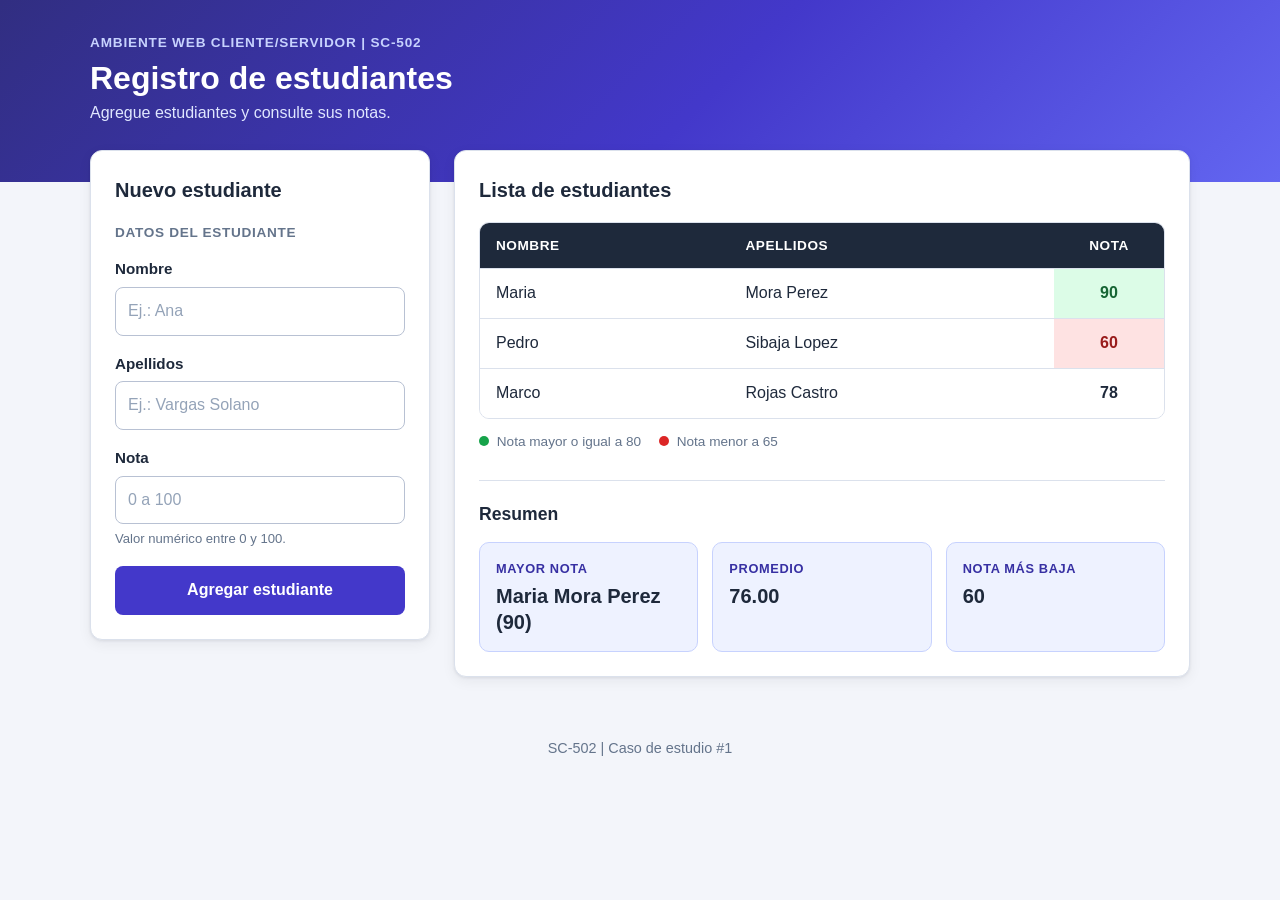
<file: caso-estudio-1/index.html>
<!DOCTYPE html>
<html lang="es">

<head>
    <meta charset="UTF-8">
    <meta name="viewport" content="width=device-width, initial-scale=1.0">
    <title>Registro de estudiantes | Caso de estudio | SC-502</title>
    <link rel="stylesheet" href="estilos.css">
    <script src="app.js" defer></script>
</head>

<body>
    <header class="cabecera">
        <div class="contenedor">
            <p class="curso">Ambiente Web Cliente/Servidor | SC-502</p>
            <h1>Registro de estudiantes</h1>
            <p class="subtitulo">Agregue estudiantes y consulte sus notas.</p>
        </div>
    </header>

    <main class="contenedor principal">
        <section class="panel panel-formulario" aria-labelledby="tituloFormulario">
            <h2 id="tituloFormulario">Nuevo estudiante</h2>
            <form id="formularioEstudiante" novalidate>
                <fieldset>
                    <legend>Datos del estudiante</legend>

                    <div class="campo">
                        <label for="nombre">Nombre</label>
                        <input id="nombre" name="nombre" type="text" maxlength="40" placeholder="Ej.: Ana"
                            autocomplete="off">
                    </div>

                    <div class="campo">
                        <label for="apellidos">Apellidos</label>
                        <input id="apellidos" name="apellidos" type="text" maxlength="60"
                            placeholder="Ej.: Vargas Solano" autocomplete="off">
                    </div>

                    <div class="campo">
                        <label for="nota">Nota</label>
                        <input id="nota" name="nota" type="number" min="0" max="100" step="any" placeholder="0 a 100"
                            aria-describedby="ayudaNota">
                        <small id="ayudaNota">Valor numérico entre 0 y 100.</small>
                    </div>

                    <button type="submit" class="boton">Agregar estudiante</button>
                </fieldset>
            </form>
            <p id="mensaje" class="mensaje" role="alert" aria-live="polite"></p>
        </section>

        <section class="panel panel-datos" aria-labelledby="tituloLista">
            <h2 id="tituloLista">Lista de estudiantes</h2>
            <div class="tabla-contenedor">
                <table class="tabla">
                    <caption class="solo-lectores">Estudiantes registrados con su nota</caption>
                    <thead>
                        <tr>
                            <th scope="col">Nombre</th>
                            <th scope="col">Apellidos</th>
                            <th scope="col" class="col-nota">Nota</th>
                        </tr>
                    </thead>
                    <tbody id="cuerpoTabla"></tbody>
                </table>
            </div>
            <p class="leyenda">
                <span class="punto punto-alta"></span> Nota mayor o igual a 80
                <span class="punto punto-baja"></span> Nota menor a 65
            </p>

            <section class="resumen" aria-labelledby="tituloResumen">
                <h3 id="tituloResumen">Resumen</h3>
                <dl class="tarjetas">
                    <div class="tarjeta">
                        <dt>Mayor nota</dt>
                        <dd id="resMayor">-</dd>
                    </div>
                    <div class="tarjeta">
                        <dt>Promedio</dt>
                        <dd id="resPromedio">-</dd>
                    </div>
                    <div class="tarjeta">
                        <dt>Nota más baja</dt>
                        <dd id="resMenor">-</dd>
                    </div>
                </dl>
            </section>
        </section>
    </main>

    <footer class="pie">
        <p>SC-502 | Caso de estudio #1</p>
    </footer>
</body>

</html>
</file>
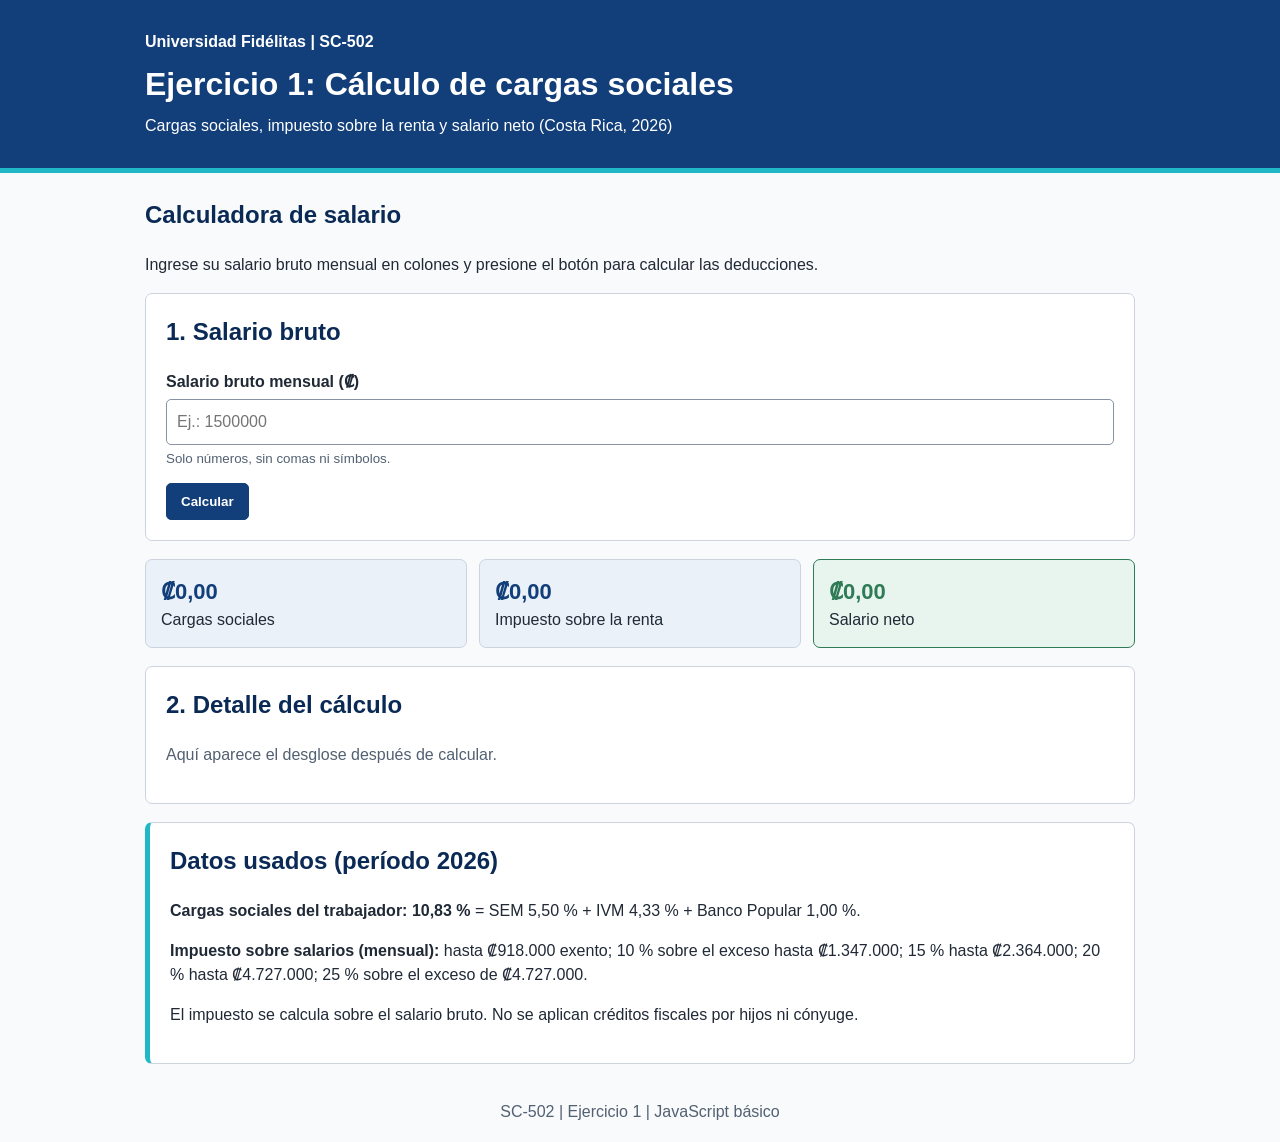
<file: practica-2/ejercicio1/index.html>
<!DOCTYPE html>
<html lang="es">
<head>
    <meta charset="UTF-8">
    <meta name="viewport" content="width=device-width, initial-scale=1.0">
    <title>Ejercicio 1 | Cargas sociales | SC-502</title>
    <link rel="stylesheet" href="estilos.css">
    <script src="app.js" defer></script>
</head>
<body>
    <header class="encabezado">
        <div class="contenedor">
            <p class="marca">Universidad Fidélitas | SC-502</p>
            <h1>Ejercicio 1: Cálculo de cargas sociales</h1>
            <p>Cargas sociales, impuesto sobre la renta y salario neto (Costa Rica, 2026)</p>
        </div>
    </header>

    <main class="contenedor">
        <section class="presentacion">
            <h2>Calculadora de salario</h2>
            <p>Ingrese su salario bruto mensual en colones y presione el botón
               para calcular las deducciones.</p>
        </section>

        <section class="tarjeta">
            <h2>1. Salario bruto</h2>
            <form id="formularioSalario" novalidate>
                <div class="campo">
                    <label for="salarioBruto">Salario bruto mensual (₡)</label>
                    <input id="salarioBruto" type="number" min="0" step="any"
                           placeholder="Ej.: 1500000" aria-describedby="ayudaSalario">
                    <small id="ayudaSalario">Solo números, sin comas ni símbolos.</small>
                </div>
                <button type="submit" class="boton boton-primario">Calcular</button>
            </form>
            <p id="mensaje" class="mensaje" role="status" aria-live="polite"></p>
        </section>

        <section class="resumen" aria-label="Resultados del cálculo">
            <div class="dato">
                <span class="numero numero-chico" id="resCargas">₡0,00</span>
                <span>Cargas sociales</span>
            </div>
            <div class="dato">
                <span class="numero numero-chico" id="resRenta">₡0,00</span>
                <span>Impuesto sobre la renta</span>
            </div>
            <div class="dato dato-destacado">
                <span class="numero numero-chico" id="resNeto">₡0,00</span>
                <span>Salario neto</span>
            </div>
        </section>

        <section class="tarjeta" id="detalleCalculo">
            <h2>2. Detalle del cálculo</h2>
            <p class="ayuda-campo">Aquí aparece el desglose después de calcular.</p>
            <div id="detalleCargas"></div>
            <div id="detalleRenta"></div>
        </section>

        <aside class="tarjeta ayuda">
            <h2>Datos usados (período 2026)</h2>
            <p><strong>Cargas sociales del trabajador: 10,83 %</strong> =
               SEM 5,50 % + IVM 4,33 % + Banco Popular 1,00 %.</p>
            <p><strong>Impuesto sobre salarios (mensual):</strong> hasta ₡918.000 exento;
               10 % sobre el exceso hasta ₡1.347.000; 15 % hasta ₡2.364.000;
               20 % hasta ₡4.727.000; 25 % sobre el exceso de ₡4.727.000.</p>
            <p>El impuesto se calcula sobre el salario bruto. No se aplican
               créditos fiscales por hijos ni cónyuge.</p>
        </aside>
    </main>
    <footer class="pie">SC-502 | Ejercicio 1 | JavaScript básico</footer>
</body>
</html>
</file>
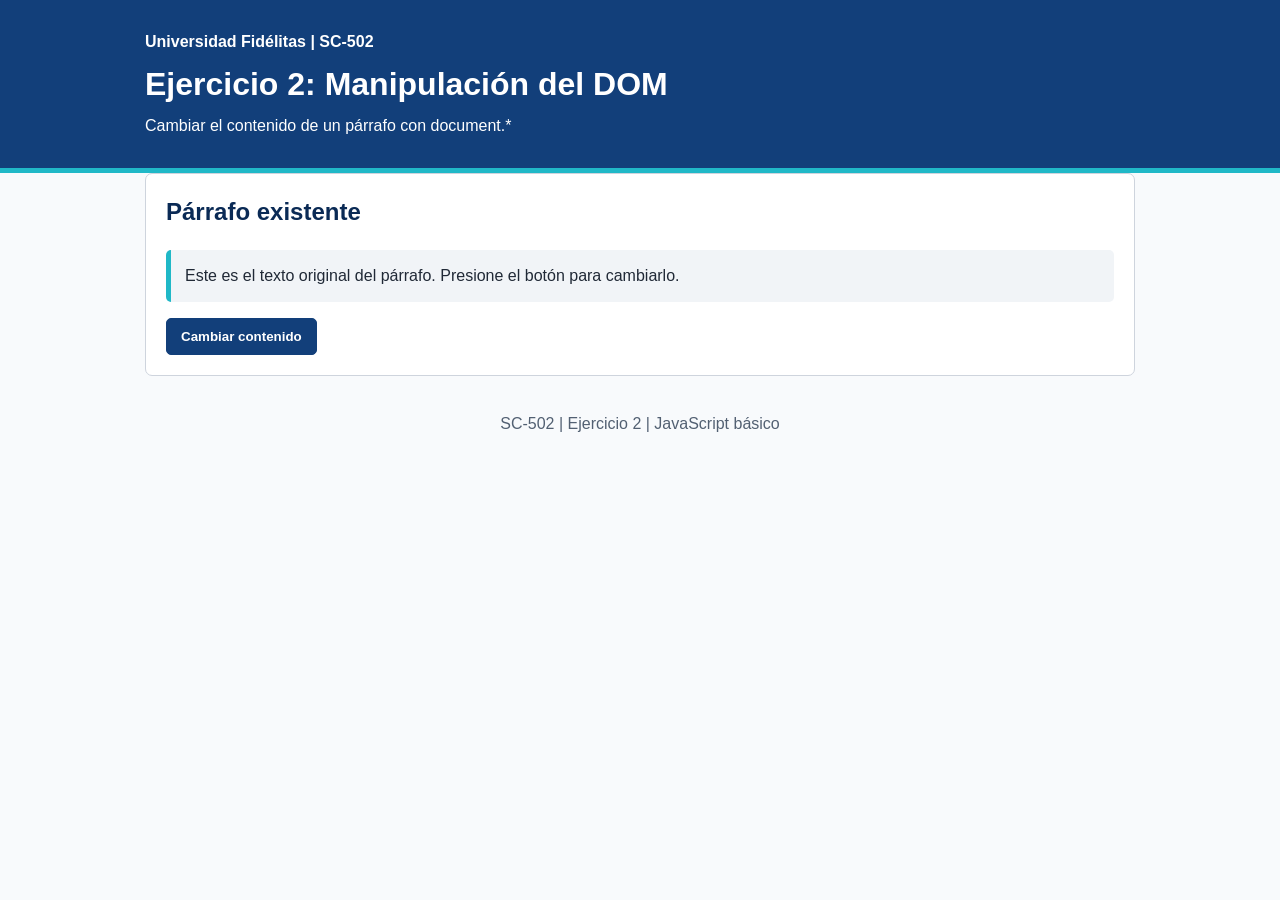
<file: practica-2/ejercicio2/index.html>
<!DOCTYPE html>
<html lang="es">
<head>
    <meta charset="UTF-8">
    <meta name="viewport" content="width=device-width, initial-scale=1.0">
    <title>Ejercicio 2 | Manipulación del DOM | SC-502</title>
    <link rel="stylesheet" href="estilos.css">
    <script src="app.js" defer></script>
</head>
<body>
    <header class="encabezado">
        <div class="contenedor">
            <p class="marca">Universidad Fidélitas | SC-502</p>
            <h1>Ejercicio 2: Manipulación del DOM</h1>
            <p>Cambiar el contenido de un párrafo con document.*</p>
        </div>
    </header>

    <main class="contenedor">
        <section class="tarjeta">
            <h2>Párrafo existente</h2>
            <p id="parrafo" class="parrafo-demo">Este es el texto original del párrafo.
               Presione el botón para cambiarlo.</p>
            <button type="button" id="botonCambiar" class="boton boton-primario">
                Cambiar contenido
            </button>
            <p id="mensaje" class="mensaje" role="status" aria-live="polite"></p>
        </section>
    </main>
    <footer class="pie">SC-502 | Ejercicio 2 | JavaScript básico</footer>
</body>
</html>
</file>
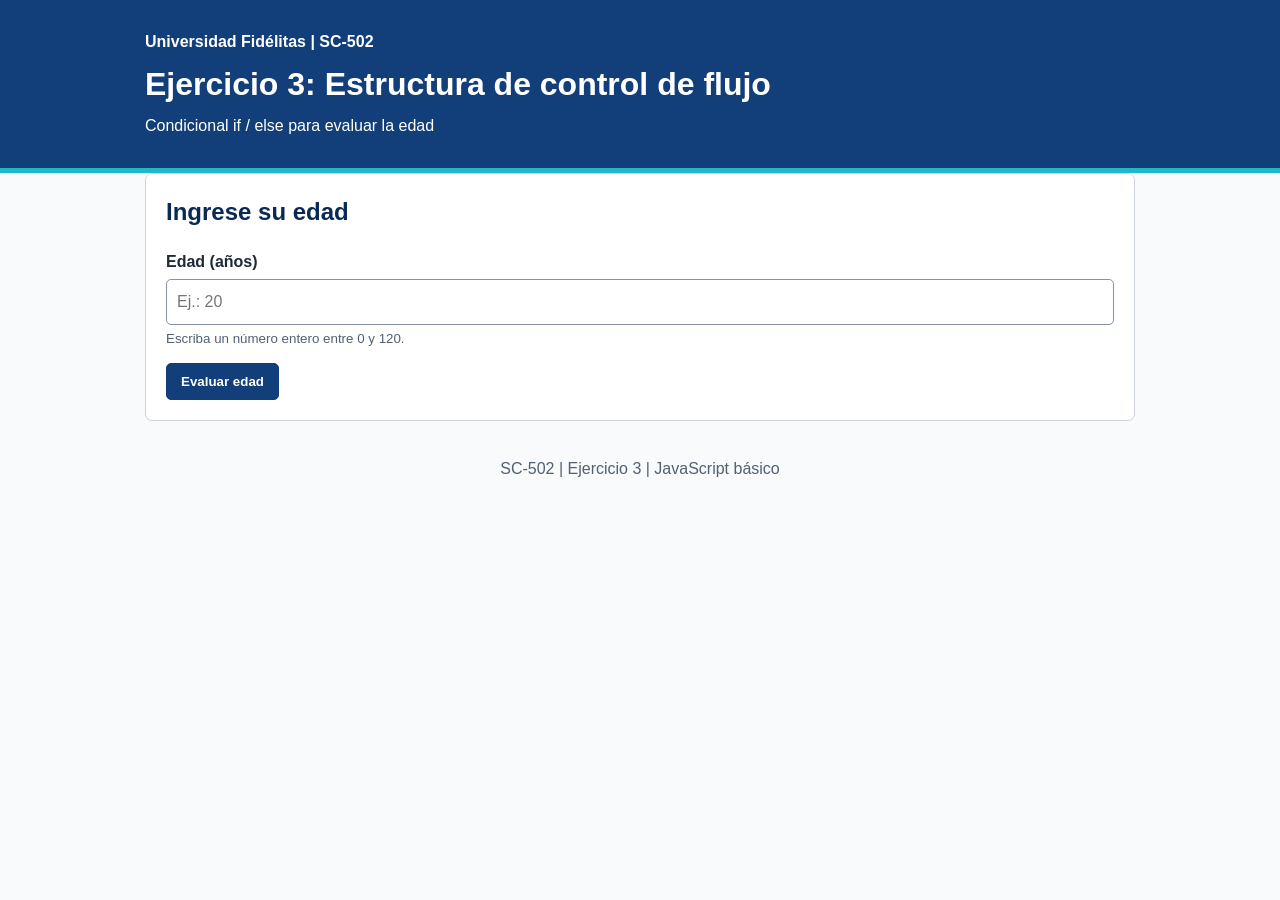
<file: practica-2/ejercicio3/index.html>
<!DOCTYPE html>
<html lang="es">
<head>
    <meta charset="UTF-8">
    <meta name="viewport" content="width=device-width, initial-scale=1.0">
    <title>Ejercicio 3 | Condicionales | SC-502</title>
    <link rel="stylesheet" href="estilos.css">
    <script src="app.js" defer></script>
</head>
<body>
    <header class="encabezado">
        <div class="contenedor">
            <p class="marca">Universidad Fidélitas | SC-502</p>
            <h1>Ejercicio 3: Estructura de control de flujo</h1>
            <p>Condicional if / else para evaluar la edad</p>
        </div>
    </header>

    <main class="contenedor">
        <section class="tarjeta">
            <h2>Ingrese su edad</h2>
            <form id="formularioEdad" novalidate>
                <div class="campo">
                    <label for="edad">Edad (años)</label>
                    <input id="edad" type="number" min="0" max="120" step="1"
                           placeholder="Ej.: 20" aria-describedby="ayudaEdad">
                    <small id="ayudaEdad">Escriba un número entero entre 0 y 120.</small>
                </div>
                <button type="submit" class="boton boton-primario">Evaluar edad</button>
            </form>
            <p id="mensaje" class="mensaje resultado-edad" role="status" aria-live="polite"></p>
        </section>
    </main>
    <footer class="pie">SC-502 | Ejercicio 3 | JavaScript básico</footer>
</body>
</html>
</file>
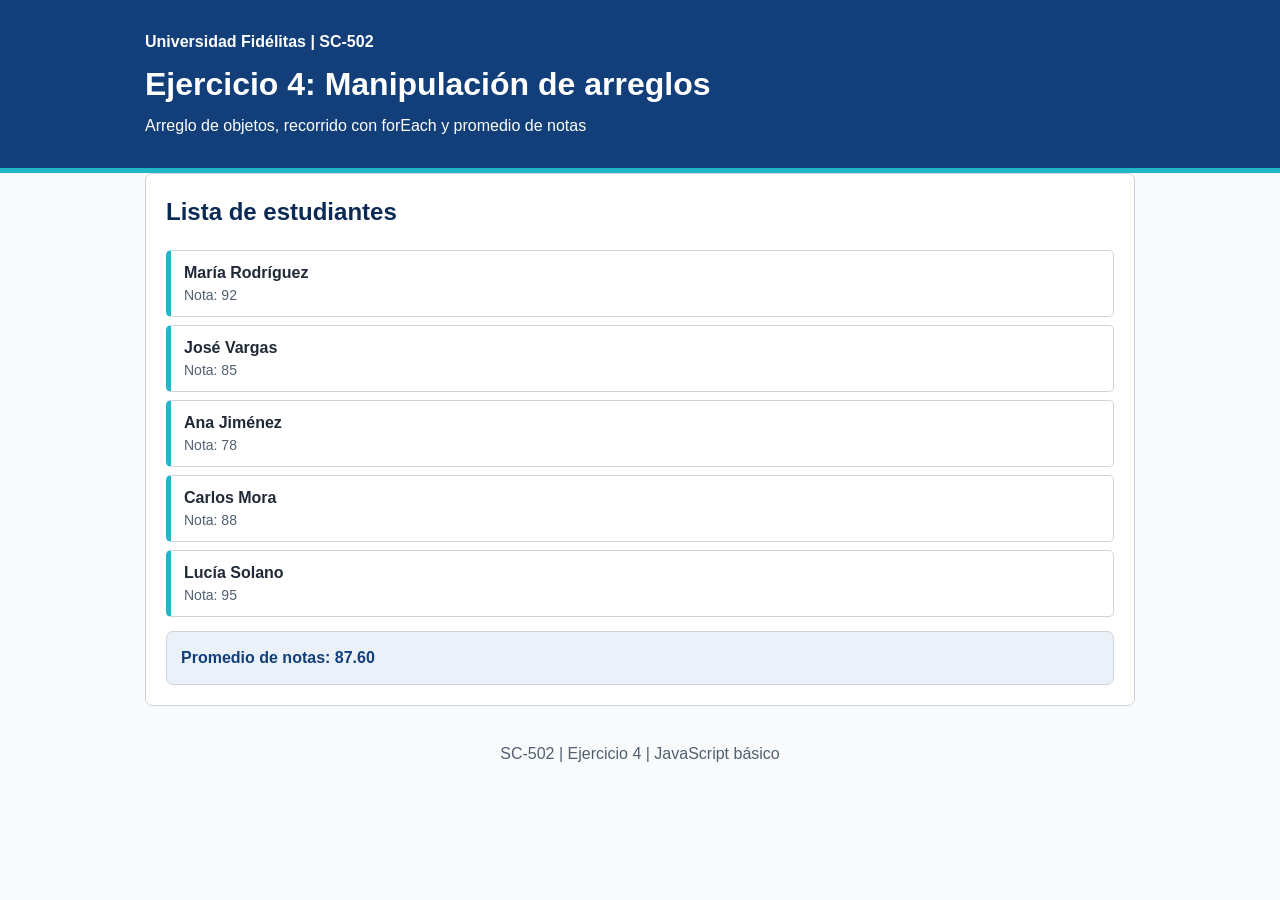
<file: practica-2/ejercicio4/index.html>
<!DOCTYPE html>
<html lang="es">
<head>
    <meta charset="UTF-8">
    <meta name="viewport" content="width=device-width, initial-scale=1.0">
    <title>Ejercicio 4 | Arreglos | SC-502</title>
    <link rel="stylesheet" href="estilos.css">
    <script src="app.js" defer></script>
</head>
<body>
    <header class="encabezado">
        <div class="contenedor">
            <p class="marca">Universidad Fidélitas | SC-502</p>
            <h1>Ejercicio 4: Manipulación de arreglos</h1>
            <p>Arreglo de objetos, recorrido con forEach y promedio de notas</p>
        </div>
    </header>

    <main class="contenedor">
        <section class="tarjeta">
            <h2>Lista de estudiantes</h2>
            <div id="listaEstudiantes"></div>
            <div id="promedio" class="promedio"></div>
        </section>
    </main>
    <footer class="pie">SC-502 | Ejercicio 4 | JavaScript básico</footer>
</body>
</html>
</file>
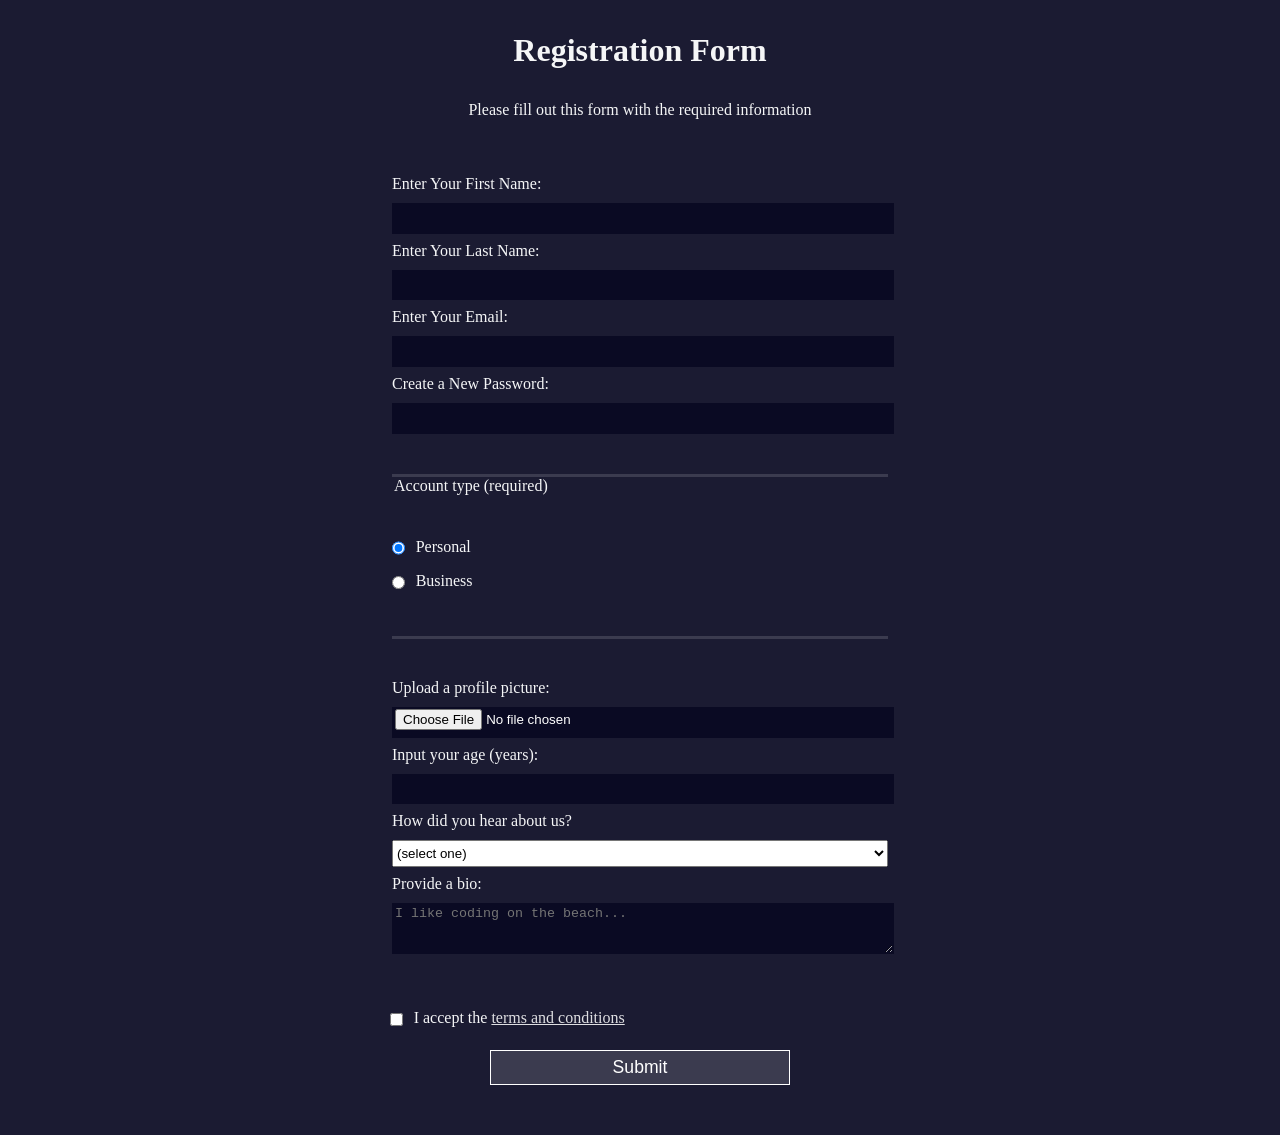
<file: practica-programada-1/primera-parte/index.html>
<!DOCTYPE html>
<html lang="en">
  <head>
    <meta charset="UTF-8">
    <title>Registration Form</title>
    <link rel="stylesheet" href="styles.css" />
  </head>
  <body>
    <h1>Registration Form</h1>
    <p>Please fill out this form with the required information</p>
    <form method="post" action='https://register-demo.freecodecamp.org'>
      <fieldset>
        <label for="first-name">Enter Your First Name: <input id="first-name" name="first-name" type="text" required /></label>
        <label for="last-name">Enter Your Last Name: <input id="last-name" name="last-name" type="text" required /></label>
        <label for="email">Enter Your Email: <input id="email" name="email" type="email" required /></label>
        <label for="new-password">Create a New Password: <input id="new-password" name="new-password" type="password" pattern="[a-z0-5]{8,}" required /></label>
      </fieldset>
      <fieldset>
        <legend>Account type (required)</legend>
        <label for="personal-account"><input id="personal-account" type="radio" name="account-type" class="inline" checked /> Personal</label>
        <label for="business-account"><input id="business-account" type="radio" name="account-type" class="inline" /> Business</label>
      </fieldset>
      <fieldset>
        <label for="profile-picture">Upload a profile picture: <input id="profile-picture" type="file" name="file" /></label>
        <label for="age">Input your age (years): <input id="age" type="number" name="age" min="13" max="120" /></label>
        <label for="referrer">How did you hear about us?
          <select id="referrer" name="referrer">
            <option value="">(select one)</option>
            <option value="1">freeCodeCamp News</option>
            <option value="2">freeCodeCamp YouTube Channel</option>
            <option value="3">freeCodeCamp Forum</option>
            <option value="4">Other</option>
          </select>
        </label>
        <label for="bio">Provide a bio:
          <textarea id="bio" name="bio" rows="3" cols="30" placeholder="I like coding on the beach..."></textarea>
        </label>
      </fieldset>
      <label for="terms-and-conditions">
        <input class="inline" id="terms-and-conditions" type="checkbox" required name="terms-and-conditions" /> I accept the <a href="https://www.freecodecamp.org/news/terms-of-service/">terms and conditions</a>
      </label>
      <input type="submit" value="Submit" />
    </form>
  </body>
</html>
</file>
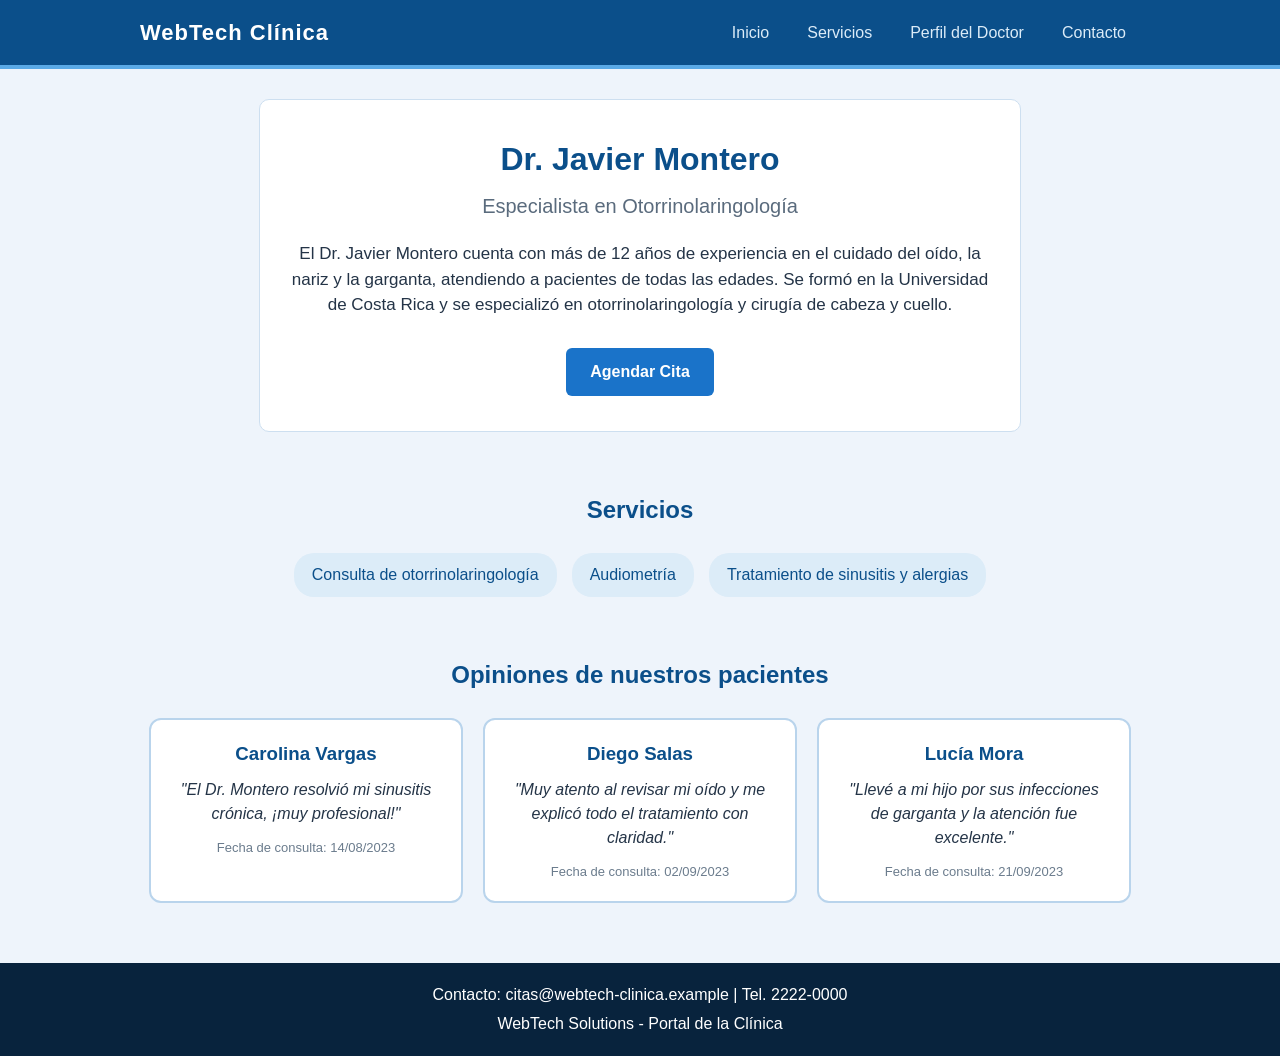
<file: practica-programada-1/segunda-parte/index.html>
<!DOCTYPE html>
<html lang="es">
<head>
    <meta charset="UTF-8">
    <meta name="viewport" content="width=device-width, initial-scale=1.0">
    <title>Perfil del Doctor - WebTech Solutions</title>
    <link rel="stylesheet" href="styles.css">
</head>
<body>
    <header class="barra-navegacion">
        <div class="contenedor navegacion">
            <span class="marca">WebTech Clínica</span>
            <nav class="menu">
                <ul>
                    <li><a href="#inicio">Inicio</a></li>
                    <li><a href="#servicios">Servicios</a></li>
                    <li><a href="#perfil">Perfil del Doctor</a></li>
                    <li><a href="#contacto">Contacto</a></li>
                </ul>
            </nav>
        </div>
    </header>
    <main id="inicio">
        <section id="perfil" class="seccion">
            <div class="contenedor perfil-doctor">
                <h1 class="nombre-doctor">Dr. Javier Montero</h1>
                <h2 class="especialidad-doctor">Especialista en Otorrinolaringología</h2>
                <p id="descripcion-doctor">
                    El Dr. Javier Montero cuenta con más de 12 años de experiencia en el cuidado
                    del oído, la nariz y la garganta, atendiendo a pacientes de todas las edades.
                    Se formó en la Universidad de Costa Rica y se especializó en otorrinolaringología
                    y cirugía de cabeza y cuello.
                </p>
                <a class="boton" href="#contacto">Agendar Cita</a>
            </div>
        </section>
        <section id="servicios" class="seccion">
            <div class="contenedor">
                <h2 class="titulo-seccion">Servicios</h2>
                <ul class="lista-servicios">
                    <li>Consulta de otorrinolaringología</li>
                    <li>Audiometría</li>
                    <li>Tratamiento de sinusitis y alergias</li>
                </ul>
            </div>
        </section>
        <section id="comentarios" class="seccion">
            <div class="contenedor">
                <h2 class="titulo-seccion">Opiniones de nuestros pacientes</h2>
                <div class="tarjetas">
                    <article class="tarjeta">
                        <h3>Carolina Vargas</h3>
                        <p class="comentario">"El Dr. Montero resolvió mi sinusitis crónica, ¡muy profesional!"</p>
                        <p class="fecha">Fecha de consulta: 14/08/2023</p>
                    </article>
                    <article class="tarjeta">
                        <h3>Diego Salas</h3>
                        <p class="comentario">"Muy atento al revisar mi oído y me explicó todo el tratamiento con claridad."</p>
                        <p class="fecha">Fecha de consulta: 02/09/2023</p>
                    </article>
                    <article class="tarjeta">
                        <h3>Lucía Mora</h3>
                        <p class="comentario">"Llevé a mi hijo por sus infecciones de garganta y la atención fue excelente."</p>
                        <p class="fecha">Fecha de consulta: 21/09/2023</p>
                    </article>
                </div>
            </div>
        </section>
    </main>
    <footer id="contacto" class="pie-pagina">
        <div class="contenedor">
            <p>Contacto: citas@webtech-clinica.example | Tel. 2222-0000</p>
            <p>WebTech Solutions - Portal de la Clínica</p>
        </div>
    </footer>
</body>
</html>
</file>
<file: caso-estudio-1/estilos.css>
:root {
    --fondo: #f3f5fa;
    --superficie: #ffffff;
    --texto: #1e293b;
    --texto-suave: #64748b;
    --borde: #dbe1ec;
    --marca: #4338ca;
    --marca-oscura: #3730a3;
    --marca-clara: #eef2ff;
    --cabecera-tabla: #1e293b;
    --alta-fondo: #dcfce7;
    --alta-texto: #166534;
    --baja-fondo: #fee2e2;
    --baja-texto: #991b1b;
    --aviso-texto: #92400e;
    --radio: 12px;
    --sombra: 0 1px 3px rgba(15, 23, 42, 0.08), 0 4px 14px rgba(15, 23, 42, 0.06);
}

* { box-sizing: border-box; }

body {
    margin: 0;
    font-family: "Segoe UI", Roboto, "Helvetica Neue", Arial, sans-serif;
    font-size: 16px;
    line-height: 1.55;
    color: var(--texto);
    background-color: var(--fondo);
}

.contenedor { width: 92%; max-width: 1100px; margin: 0 auto; }

.cabecera {
    padding: 32px 0 56px;
    color: #ffffff;
    background: linear-gradient(135deg, #312e81 0%, #4338ca 55%, #6366f1 100%);
}
.cabecera h1 { margin: 6px 0 4px; font-size: 2rem; line-height: 1.2; }
.curso {
    margin: 0;
    font-size: 0.85rem;
    font-weight: 600;
    letter-spacing: 0.06em;
    text-transform: uppercase;
    color: #c7d2fe;
}
.subtitulo { margin: 0; color: #e0e7ff; }

.principal {
    display: grid;
    grid-template-columns: 340px 1fr;
    gap: 24px;
    align-items: start;
    margin-top: -32px;
    margin-bottom: 40px;
}

.panel {
    padding: 24px;
    background-color: var(--superficie);
    border: 1px solid var(--borde);
    border-radius: var(--radio);
    box-shadow: var(--sombra);
}
.panel h2 { margin: 0 0 16px; font-size: 1.25rem; color: var(--texto); }

fieldset { margin: 0; padding: 0; border: 0; }
legend {
    padding: 0;
    margin-bottom: 14px;
    font-size: 0.85rem;
    font-weight: 600;
    color: var(--texto-suave);
    text-transform: uppercase;
    letter-spacing: 0.05em;
}
.campo { margin-bottom: 16px; }
label { display: block; margin-bottom: 6px; font-weight: 600; font-size: 0.95rem; }
input {
    width: 100%;
    padding: 11px 12px;
    font: inherit;
    color: var(--texto);
    background-color: #ffffff;
    border: 1px solid #b8c1d3;
    border-radius: 8px;
    transition: border-color 0.15s, box-shadow 0.15s;
}
input::placeholder { color: #94a3b8; }
input:focus {
    outline: none;
    border-color: var(--marca);
    box-shadow: 0 0 0 3px rgba(67, 56, 202, 0.2);
}
small { display: block; margin-top: 5px; font-size: 0.82rem; color: var(--texto-suave); }

.boton {
    width: 100%;
    padding: 12px 16px;
    font: inherit;
    font-weight: 600;
    color: #ffffff;
    background-color: var(--marca);
    border: 0;
    border-radius: 8px;
    cursor: pointer;
    transition: background-color 0.15s, transform 0.1s, box-shadow 0.15s;
}
.boton:hover {
    background-color: var(--marca-oscura);
    box-shadow: 0 4px 10px rgba(67, 56, 202, 0.35);
}
.boton:active { transform: translateY(1px); }
.boton:focus-visible { outline: 3px solid #a5b4fc; outline-offset: 2px; }

.mensaje { margin: 16px 0 0; padding: 0; font-weight: 600; font-size: 0.95rem; }
.mensaje:empty { display: none; }
.mensaje-error, .mensaje-bien, .mensaje-aviso { padding: 10px 12px; border-radius: 8px; }
.mensaje-error { color: var(--baja-texto); background-color: var(--baja-fondo); }
.mensaje-bien { color: var(--alta-texto); background-color: var(--alta-fondo); }
.mensaje-aviso { color: var(--aviso-texto); background-color: #fef3c7; }

.tabla-contenedor { overflow-x: auto; border: 1px solid var(--borde); border-radius: 10px; }
.tabla { width: 100%; border-collapse: collapse; background-color: #ffffff; }
.tabla th, .tabla td { padding: 12px 16px; text-align: left; border-bottom: 1px solid var(--borde); }
.tabla th {
    font-size: 0.85rem;
    letter-spacing: 0.04em;
    text-transform: uppercase;
    color: #ffffff;
    background-color: var(--cabecera-tabla);
}
.tabla tbody tr:last-child td { border-bottom: 0; }
.tabla tbody tr { transition: background-color 0.15s; }
.tabla tbody tr:hover { background-color: var(--marca-clara); }
.tabla .col-nota { width: 110px; text-align: center; font-weight: 700; }

.tabla td.nota-alta { color: var(--alta-texto); background-color: var(--alta-fondo); }
.tabla td.nota-baja { color: var(--baja-texto); background-color: var(--baja-fondo); }

.leyenda { margin: 12px 0 0; font-size: 0.85rem; color: var(--texto-suave); }
.punto {
    display: inline-block;
    width: 10px;
    height: 10px;
    margin: 0 4px 0 14px;
    border-radius: 50%;
}
.leyenda .punto:first-child { margin-left: 0; }
.punto-alta { background-color: #16a34a; }
.punto-baja { background-color: #dc2626; }

.resumen { margin-top: 28px; padding-top: 20px; border-top: 1px solid var(--borde); }
.resumen h3 { margin: 0 0 14px; font-size: 1.1rem; }
.tarjetas {
    display: grid;
    grid-template-columns: repeat(3, 1fr);
    gap: 14px;
    margin: 0;
}
.tarjeta {
    padding: 16px;
    background-color: var(--marca-clara);
    border: 1px solid #c7d2fe;
    border-radius: 10px;
}
.tarjeta dt {
    margin: 0 0 4px;
    font-size: 0.8rem;
    font-weight: 600;
    letter-spacing: 0.05em;
    text-transform: uppercase;
    color: var(--marca-oscura);
}
.tarjeta dd { margin: 0; font-size: 1.25rem; font-weight: 700; line-height: 1.3; overflow-wrap: anywhere; }

.pie { padding: 20px 0 28px; text-align: center; font-size: 0.9rem; color: var(--texto-suave); }
.pie p { margin: 0; }
.solo-lectores {
    position: absolute;
    width: 1px;
    height: 1px;
    overflow: hidden;
    clip: rect(0, 0, 0, 0);
    white-space: nowrap;
}

@media (max-width: 860px) {
    .principal { grid-template-columns: 1fr; }
}
@media (max-width: 560px) {
    .cabecera h1 { font-size: 1.6rem; }
    .panel { padding: 18px; }
    .tarjetas { grid-template-columns: 1fr; }
    .tabla th, .tabla td { padding: 10px 12px; }
}
</file>
<file: practica-2/ejercicio1/estilos.css>
body {
    margin: 0;
    font-family: Arial, sans-serif;
    color: #202936;
    background-color: #f8fafc;
    line-height: 1.5;
}
.contenedor { width: 92%; max-width: 990px; margin: 0 auto; }
.encabezado {
    padding: 25px 0;
    color: white;
    background-color: #123f7a;
    border-bottom: 5px solid #20b8c7;
}
.encabezado h1 { color: white; margin: 6px 0; }
.encabezado p { margin: 5px 0; }
.marca { font-weight: bold; }
h2 { color: #0a2a55; }
.presentacion { margin: 24px 0 16px; }
.resumen { display: flex; gap: 12px; margin-bottom: 18px; }
.dato {
    flex: 1;
    padding: 15px;
    background-color: #eaf1f8;
    border: 1px solid #ced4dd;
    border-radius: 7px;
}
.numero { display: block; font-size: 28px; font-weight: bold; color: #123f7a; }
.tarjeta {
    margin-bottom: 18px;
    padding: 20px;
    background-color: white;
    border: 1px solid #ced4dd;
    border-radius: 7px;
}
.tarjeta h2 { margin-top: 0; }
.ayuda-campo { color: #526072; }
.campo { margin-bottom: 14px; }
label { display: block; font-weight: bold; margin-bottom: 5px; }
small { display: block; color: #526072; margin-top: 4px; }
input, select {
    box-sizing: border-box;
    width: 100%;
    padding: 10px;
    font: inherit;
    border: 1px solid #8792a2;
    border-radius: 5px;
    background-color: white;
}
input:focus, select:focus { outline: 2px solid #20b8c7; }
.fila-formulario { display: flex; gap: 14px; }
.fila-formulario .campo { flex: 1; }
.boton {
    padding: 10px 14px;
    border: 1px solid #123f7a;
    border-radius: 5px;
    font-weight: bold;
    cursor: pointer;
}
.boton-primario { color: white; background-color: #123f7a; }
.boton-primario:hover { background-color: #0a2a55; }
.boton-claro { color: #123f7a; background-color: white; }
.boton-claro:hover { background-color: #eaf1f8; }
.boton-peligro { color: #b33c47; background-color: white; border-color: #b33c47; }
.boton-peligro:hover { background-color: #fae9eb; }
.mensaje { margin-bottom: 0; font-weight: bold; }
.mensaje:empty { display: none; }
.mensaje-error { color: #b33c47; }
.mensaje-bien { color: #2e7b56; }
.mensaje-aviso { color: #a46b00; }
.barra-herramientas { display: flex; gap: 16px; align-items: end; }
.barra-herramientas .campo { flex: 1; }
.barra-herramientas button { margin-bottom: 14px; }
.conteo-visible { color: #526072; }
.lista { padding: 0; margin: 0; list-style: none; }
.actividad {
    padding: 13px;
    margin-top: 10px;
    border: 1px solid #ced4dd;
    border-left: 5px solid #20b8c7;
    border-radius: 5px;
}
.actividad strong { display: block; }
.detalle { display: block; color: #526072; font-size: 14px; }
.acciones { margin-top: 9px; }
.acciones button { margin: 0 8px 4px 0; }
.completada { background-color: #e8f5ee; border-left-color: #2e7b56; }
.completada strong { text-decoration: line-through; }
.prioridad-alta { color: #a46b00; font-weight: bold; }
#estadoVacio { padding: 12px; background-color: #f1f4f7; }
#estadoVacio:empty { display: none; }
.ayuda { border-left: 5px solid #20b8c7; }
code { color: #0a2a55; background-color: #f1f4f7; padding: 1px 4px; }
.pie { padding: 18px; color: #526072; text-align: center; }
@media (max-width: 640px) {
    .resumen, .fila-formulario, .barra-herramientas { display: block; }
    .dato { margin-bottom: 9px; }
    .barra-herramientas button { margin-bottom: 14px; }
}

.dato-destacado { background-color: #e8f5ee; border-color: #2e7b56; }
.dato-destacado .numero { color: #2e7b56; }
.numero-chico { font-size: 22px; }
.tabla { width: 100%; border-collapse: collapse; margin-top: 8px; }
.tabla th, .tabla td { padding: 8px; text-align: left; border-bottom: 1px solid #ced4dd; }
.tabla th { color: #0a2a55; background-color: #eaf1f8; }
.tabla .derecha { text-align: right; }
.parrafo-demo { padding: 14px; background-color: #f1f4f7; border-left: 5px solid #20b8c7; border-radius: 5px; }
.resultado-edad { font-size: 22px; }
.estudiante { padding: 10px 13px; margin-top: 8px; border: 1px solid #ced4dd; border-left: 5px solid #20b8c7; border-radius: 5px; }
.estudiante strong { display: inline; }
.promedio { margin-top: 14px; padding: 14px; background-color: #eaf1f8; border: 1px solid #ced4dd; border-radius: 7px; font-weight: bold; color: #123f7a; }
.navegacion { margin: 0 0 16px; }
.navegacion a { color: #123f7a; }
</file>
<file: practica-2/ejercicio2/estilos.css>
body {
    margin: 0;
    font-family: Arial, sans-serif;
    color: #202936;
    background-color: #f8fafc;
    line-height: 1.5;
}
.contenedor { width: 92%; max-width: 990px; margin: 0 auto; }
.encabezado {
    padding: 25px 0;
    color: white;
    background-color: #123f7a;
    border-bottom: 5px solid #20b8c7;
}
.encabezado h1 { color: white; margin: 6px 0; }
.encabezado p { margin: 5px 0; }
.marca { font-weight: bold; }
h2 { color: #0a2a55; }
.presentacion { margin: 24px 0 16px; }
.resumen { display: flex; gap: 12px; margin-bottom: 18px; }
.dato {
    flex: 1;
    padding: 15px;
    background-color: #eaf1f8;
    border: 1px solid #ced4dd;
    border-radius: 7px;
}
.numero { display: block; font-size: 28px; font-weight: bold; color: #123f7a; }
.tarjeta {
    margin-bottom: 18px;
    padding: 20px;
    background-color: white;
    border: 1px solid #ced4dd;
    border-radius: 7px;
}
.tarjeta h2 { margin-top: 0; }
.ayuda-campo { color: #526072; }
.campo { margin-bottom: 14px; }
label { display: block; font-weight: bold; margin-bottom: 5px; }
small { display: block; color: #526072; margin-top: 4px; }
input, select {
    box-sizing: border-box;
    width: 100%;
    padding: 10px;
    font: inherit;
    border: 1px solid #8792a2;
    border-radius: 5px;
    background-color: white;
}
input:focus, select:focus { outline: 2px solid #20b8c7; }
.fila-formulario { display: flex; gap: 14px; }
.fila-formulario .campo { flex: 1; }
.boton {
    padding: 10px 14px;
    border: 1px solid #123f7a;
    border-radius: 5px;
    font-weight: bold;
    cursor: pointer;
}
.boton-primario { color: white; background-color: #123f7a; }
.boton-primario:hover { background-color: #0a2a55; }
.boton-claro { color: #123f7a; background-color: white; }
.boton-claro:hover { background-color: #eaf1f8; }
.boton-peligro { color: #b33c47; background-color: white; border-color: #b33c47; }
.boton-peligro:hover { background-color: #fae9eb; }
.mensaje { margin-bottom: 0; font-weight: bold; }
.mensaje:empty { display: none; }
.mensaje-error { color: #b33c47; }
.mensaje-bien { color: #2e7b56; }
.mensaje-aviso { color: #a46b00; }
.barra-herramientas { display: flex; gap: 16px; align-items: end; }
.barra-herramientas .campo { flex: 1; }
.barra-herramientas button { margin-bottom: 14px; }
.conteo-visible { color: #526072; }
.lista { padding: 0; margin: 0; list-style: none; }
.actividad {
    padding: 13px;
    margin-top: 10px;
    border: 1px solid #ced4dd;
    border-left: 5px solid #20b8c7;
    border-radius: 5px;
}
.actividad strong { display: block; }
.detalle { display: block; color: #526072; font-size: 14px; }
.acciones { margin-top: 9px; }
.acciones button { margin: 0 8px 4px 0; }
.completada { background-color: #e8f5ee; border-left-color: #2e7b56; }
.completada strong { text-decoration: line-through; }
.prioridad-alta { color: #a46b00; font-weight: bold; }
#estadoVacio { padding: 12px; background-color: #f1f4f7; }
#estadoVacio:empty { display: none; }
.ayuda { border-left: 5px solid #20b8c7; }
code { color: #0a2a55; background-color: #f1f4f7; padding: 1px 4px; }
.pie { padding: 18px; color: #526072; text-align: center; }
@media (max-width: 640px) {
    .resumen, .fila-formulario, .barra-herramientas { display: block; }
    .dato { margin-bottom: 9px; }
    .barra-herramientas button { margin-bottom: 14px; }
}

.dato-destacado { background-color: #e8f5ee; border-color: #2e7b56; }
.dato-destacado .numero { color: #2e7b56; }
.numero-chico { font-size: 22px; }
.tabla { width: 100%; border-collapse: collapse; margin-top: 8px; }
.tabla th, .tabla td { padding: 8px; text-align: left; border-bottom: 1px solid #ced4dd; }
.tabla th { color: #0a2a55; background-color: #eaf1f8; }
.tabla .derecha { text-align: right; }
.parrafo-demo { padding: 14px; background-color: #f1f4f7; border-left: 5px solid #20b8c7; border-radius: 5px; }
.resultado-edad { font-size: 22px; }
.estudiante { padding: 10px 13px; margin-top: 8px; border: 1px solid #ced4dd; border-left: 5px solid #20b8c7; border-radius: 5px; }
.estudiante strong { display: inline; }
.promedio { margin-top: 14px; padding: 14px; background-color: #eaf1f8; border: 1px solid #ced4dd; border-radius: 7px; font-weight: bold; color: #123f7a; }
.navegacion { margin: 0 0 16px; }
.navegacion a { color: #123f7a; }
</file>
<file: practica-2/ejercicio3/estilos.css>
body {
    margin: 0;
    font-family: Arial, sans-serif;
    color: #202936;
    background-color: #f8fafc;
    line-height: 1.5;
}
.contenedor { width: 92%; max-width: 990px; margin: 0 auto; }
.encabezado {
    padding: 25px 0;
    color: white;
    background-color: #123f7a;
    border-bottom: 5px solid #20b8c7;
}
.encabezado h1 { color: white; margin: 6px 0; }
.encabezado p { margin: 5px 0; }
.marca { font-weight: bold; }
h2 { color: #0a2a55; }
.presentacion { margin: 24px 0 16px; }
.resumen { display: flex; gap: 12px; margin-bottom: 18px; }
.dato {
    flex: 1;
    padding: 15px;
    background-color: #eaf1f8;
    border: 1px solid #ced4dd;
    border-radius: 7px;
}
.numero { display: block; font-size: 28px; font-weight: bold; color: #123f7a; }
.tarjeta {
    margin-bottom: 18px;
    padding: 20px;
    background-color: white;
    border: 1px solid #ced4dd;
    border-radius: 7px;
}
.tarjeta h2 { margin-top: 0; }
.ayuda-campo { color: #526072; }
.campo { margin-bottom: 14px; }
label { display: block; font-weight: bold; margin-bottom: 5px; }
small { display: block; color: #526072; margin-top: 4px; }
input, select {
    box-sizing: border-box;
    width: 100%;
    padding: 10px;
    font: inherit;
    border: 1px solid #8792a2;
    border-radius: 5px;
    background-color: white;
}
input:focus, select:focus { outline: 2px solid #20b8c7; }
.fila-formulario { display: flex; gap: 14px; }
.fila-formulario .campo { flex: 1; }
.boton {
    padding: 10px 14px;
    border: 1px solid #123f7a;
    border-radius: 5px;
    font-weight: bold;
    cursor: pointer;
}
.boton-primario { color: white; background-color: #123f7a; }
.boton-primario:hover { background-color: #0a2a55; }
.boton-claro { color: #123f7a; background-color: white; }
.boton-claro:hover { background-color: #eaf1f8; }
.boton-peligro { color: #b33c47; background-color: white; border-color: #b33c47; }
.boton-peligro:hover { background-color: #fae9eb; }
.mensaje { margin-bottom: 0; font-weight: bold; }
.mensaje:empty { display: none; }
.mensaje-error { color: #b33c47; }
.mensaje-bien { color: #2e7b56; }
.mensaje-aviso { color: #a46b00; }
.barra-herramientas { display: flex; gap: 16px; align-items: end; }
.barra-herramientas .campo { flex: 1; }
.barra-herramientas button { margin-bottom: 14px; }
.conteo-visible { color: #526072; }
.lista { padding: 0; margin: 0; list-style: none; }
.actividad {
    padding: 13px;
    margin-top: 10px;
    border: 1px solid #ced4dd;
    border-left: 5px solid #20b8c7;
    border-radius: 5px;
}
.actividad strong { display: block; }
.detalle { display: block; color: #526072; font-size: 14px; }
.acciones { margin-top: 9px; }
.acciones button { margin: 0 8px 4px 0; }
.completada { background-color: #e8f5ee; border-left-color: #2e7b56; }
.completada strong { text-decoration: line-through; }
.prioridad-alta { color: #a46b00; font-weight: bold; }
#estadoVacio { padding: 12px; background-color: #f1f4f7; }
#estadoVacio:empty { display: none; }
.ayuda { border-left: 5px solid #20b8c7; }
code { color: #0a2a55; background-color: #f1f4f7; padding: 1px 4px; }
.pie { padding: 18px; color: #526072; text-align: center; }
@media (max-width: 640px) {
    .resumen, .fila-formulario, .barra-herramientas { display: block; }
    .dato { margin-bottom: 9px; }
    .barra-herramientas button { margin-bottom: 14px; }
}

.dato-destacado { background-color: #e8f5ee; border-color: #2e7b56; }
.dato-destacado .numero { color: #2e7b56; }
.numero-chico { font-size: 22px; }
.tabla { width: 100%; border-collapse: collapse; margin-top: 8px; }
.tabla th, .tabla td { padding: 8px; text-align: left; border-bottom: 1px solid #ced4dd; }
.tabla th { color: #0a2a55; background-color: #eaf1f8; }
.tabla .derecha { text-align: right; }
.parrafo-demo { padding: 14px; background-color: #f1f4f7; border-left: 5px solid #20b8c7; border-radius: 5px; }
.resultado-edad { font-size: 22px; }
.estudiante { padding: 10px 13px; margin-top: 8px; border: 1px solid #ced4dd; border-left: 5px solid #20b8c7; border-radius: 5px; }
.estudiante strong { display: inline; }
.promedio { margin-top: 14px; padding: 14px; background-color: #eaf1f8; border: 1px solid #ced4dd; border-radius: 7px; font-weight: bold; color: #123f7a; }
.navegacion { margin: 0 0 16px; }
.navegacion a { color: #123f7a; }
</file>
<file: practica-2/ejercicio4/estilos.css>
body {
    margin: 0;
    font-family: Arial, sans-serif;
    color: #202936;
    background-color: #f8fafc;
    line-height: 1.5;
}
.contenedor { width: 92%; max-width: 990px; margin: 0 auto; }
.encabezado {
    padding: 25px 0;
    color: white;
    background-color: #123f7a;
    border-bottom: 5px solid #20b8c7;
}
.encabezado h1 { color: white; margin: 6px 0; }
.encabezado p { margin: 5px 0; }
.marca { font-weight: bold; }
h2 { color: #0a2a55; }
.presentacion { margin: 24px 0 16px; }
.resumen { display: flex; gap: 12px; margin-bottom: 18px; }
.dato {
    flex: 1;
    padding: 15px;
    background-color: #eaf1f8;
    border: 1px solid #ced4dd;
    border-radius: 7px;
}
.numero { display: block; font-size: 28px; font-weight: bold; color: #123f7a; }
.tarjeta {
    margin-bottom: 18px;
    padding: 20px;
    background-color: white;
    border: 1px solid #ced4dd;
    border-radius: 7px;
}
.tarjeta h2 { margin-top: 0; }
.ayuda-campo { color: #526072; }
.campo { margin-bottom: 14px; }
label { display: block; font-weight: bold; margin-bottom: 5px; }
small { display: block; color: #526072; margin-top: 4px; }
input, select {
    box-sizing: border-box;
    width: 100%;
    padding: 10px;
    font: inherit;
    border: 1px solid #8792a2;
    border-radius: 5px;
    background-color: white;
}
input:focus, select:focus { outline: 2px solid #20b8c7; }
.fila-formulario { display: flex; gap: 14px; }
.fila-formulario .campo { flex: 1; }
.boton {
    padding: 10px 14px;
    border: 1px solid #123f7a;
    border-radius: 5px;
    font-weight: bold;
    cursor: pointer;
}
.boton-primario { color: white; background-color: #123f7a; }
.boton-primario:hover { background-color: #0a2a55; }
.boton-claro { color: #123f7a; background-color: white; }
.boton-claro:hover { background-color: #eaf1f8; }
.boton-peligro { color: #b33c47; background-color: white; border-color: #b33c47; }
.boton-peligro:hover { background-color: #fae9eb; }
.mensaje { margin-bottom: 0; font-weight: bold; }
.mensaje:empty { display: none; }
.mensaje-error { color: #b33c47; }
.mensaje-bien { color: #2e7b56; }
.mensaje-aviso { color: #a46b00; }
.barra-herramientas { display: flex; gap: 16px; align-items: end; }
.barra-herramientas .campo { flex: 1; }
.barra-herramientas button { margin-bottom: 14px; }
.conteo-visible { color: #526072; }
.lista { padding: 0; margin: 0; list-style: none; }
.actividad {
    padding: 13px;
    margin-top: 10px;
    border: 1px solid #ced4dd;
    border-left: 5px solid #20b8c7;
    border-radius: 5px;
}
.actividad strong { display: block; }
.detalle { display: block; color: #526072; font-size: 14px; }
.acciones { margin-top: 9px; }
.acciones button { margin: 0 8px 4px 0; }
.completada { background-color: #e8f5ee; border-left-color: #2e7b56; }
.completada strong { text-decoration: line-through; }
.prioridad-alta { color: #a46b00; font-weight: bold; }
#estadoVacio { padding: 12px; background-color: #f1f4f7; }
#estadoVacio:empty { display: none; }
.ayuda { border-left: 5px solid #20b8c7; }
code { color: #0a2a55; background-color: #f1f4f7; padding: 1px 4px; }
.pie { padding: 18px; color: #526072; text-align: center; }
@media (max-width: 640px) {
    .resumen, .fila-formulario, .barra-herramientas { display: block; }
    .dato { margin-bottom: 9px; }
    .barra-herramientas button { margin-bottom: 14px; }
}

.dato-destacado { background-color: #e8f5ee; border-color: #2e7b56; }
.dato-destacado .numero { color: #2e7b56; }
.numero-chico { font-size: 22px; }
.tabla { width: 100%; border-collapse: collapse; margin-top: 8px; }
.tabla th, .tabla td { padding: 8px; text-align: left; border-bottom: 1px solid #ced4dd; }
.tabla th { color: #0a2a55; background-color: #eaf1f8; }
.tabla .derecha { text-align: right; }
.parrafo-demo { padding: 14px; background-color: #f1f4f7; border-left: 5px solid #20b8c7; border-radius: 5px; }
.resultado-edad { font-size: 22px; }
.estudiante { padding: 10px 13px; margin-top: 8px; border: 1px solid #ced4dd; border-left: 5px solid #20b8c7; border-radius: 5px; }
.estudiante strong { display: inline; }
.promedio { margin-top: 14px; padding: 14px; background-color: #eaf1f8; border: 1px solid #ced4dd; border-radius: 7px; font-weight: bold; color: #123f7a; }
.navegacion { margin: 0 0 16px; }
.navegacion a { color: #123f7a; }
</file>
<file: practica-programada-1/primera-parte/styles.css>
body {
  width: 100%;
  height: 100vh;
  margin: 0;
  background-color: #1b1b32;
  color: #f5f6f7;
  font-family: Tahoma;
  font-size: 16px;
}

h1, p {
  margin: 1em auto;
  text-align: center;
}

form {
  width: 60vw;
  max-width: 500px;
  min-width: 300px;
  margin: 0 auto;
  padding-bottom: 2em;
}

fieldset {
  border: none;
  padding: 2rem 0;
  border-bottom: 3px solid #3b3b4f;
}

fieldset:last-of-type {
  border-bottom: none;
}

label {
  display: block;
  margin: 0.5rem 0;
}

input,
textarea,
select {
  margin: 10px 0 0 0;
  width: 100%;
  min-height: 2em;
}

input, textarea {
  background-color: #0a0a23;
  border: 1px solid #0a0a23;
  color: #ffffff;
}

.inline {
  width: unset;
  margin: 0 0.5em 0 0;
  vertical-align: middle;
}

input[type="submit"] {
  display: block;
  width: 60%;
  margin: 1em auto;
  height: 2em;
  font-size: 1.1rem;
  background-color: #3b3b4f;
  border-color: white;
  min-width: 300px;
}

input[type="file"] {
  padding: 1px 2px;
}

a{
  color: #dfdfe2;
}
</file>
<file: practica-programada-1/segunda-parte/styles.css>
body {
    font-family: Arial, sans-serif;
    margin: 0;
    background-color: #eef4fb;
    color: #243447;
    line-height: 1.5;
}

h1,
h2,
h3 {
    margin-top: 0;
}

.contenedor {
    width: 90%;
    max-width: 1000px;
    margin-left: auto;
    margin-right: auto;
}

.seccion {
    padding-top: 30px;
    padding-bottom: 30px;
}

.titulo-seccion {
    text-align: center;
    color: #0b4f8a;
    margin-bottom: 25px;
}

.barra-navegacion {
    background-color: #0b4f8a;
    border-bottom: 4px solid #5aa9e6;    
}

.navegacion {
    display: flex;                      
    justify-content: space-between;     
    align-items: center;                
    padding-top: 16px;
    padding-bottom: 16px;
}

.marca {
    color: white;
    font-size: 22px;
    font-weight: bold;
    letter-spacing: 1px;
}

.menu ul {
    list-style: none;                  
    margin: 0;
    padding: 0;
    display: flex;                     
    gap: 10px;                           
}

.menu a {                                
    color: #dcecf8;
    text-decoration: none;
    padding: 8px 14px;
    border-bottom: 2px solid transparent;
}

.menu a:hover {
    color: white;
    background-color: rgba(255, 255, 255, 0.12);
    border-bottom-color: #5aa9e6;        
}

.perfil-doctor {
    background-color: white;
    border: 1px solid #cddff0;
    border-radius: 10px;
    padding: 35px 30px;
    max-width: 700px;
    text-align: center;
}

.nombre-doctor {
    color: #0b4f8a;
    font-size: 32px;
    margin-bottom: 8px;
}

.especialidad-doctor {
    color: #5a6b7d;
    font-size: 20px;
    font-weight: normal;
    margin-bottom: 20px;
}

#descripcion-doctor {
    font-size: 17px;
    margin-bottom: 25px;
}

.perfil-doctor > .boton {
    margin-top: 5px;
}

.boton {
    display: inline-block;
    background-color: #1a73c9;
    color: white;
    text-decoration: none;
    padding: 12px 24px;
    border-radius: 6px;
    font-weight: bold;
}

.boton:hover {
    background-color: #0b4f8a;
}

.boton[href="#contacto"]:hover {
    box-shadow: 0 3px 8px rgba(11, 79, 138, 0.4);
}

.lista-servicios {
    list-style: none;
    margin: 0;
    padding: 0;
    display: flex;
    justify-content: center;
    flex-wrap: wrap;
    gap: 15px;
}

.lista-servicios li {
    background-color: #dcecf8;
    color: #0b4f8a;
    padding: 10px 18px;
    border-radius: 20px;
}

.tarjetas {
    display: flex;              
    flex-wrap: wrap;            
    justify-content: center;
    gap: 20px;
}

.tarjeta {
    width: 270px;              
    padding: 20px;             
    border: 2px solid #b9d4ec;  
    border-radius: 12px;
    margin-bottom: 10px;        
    background-color: white;
    text-align: center;
}

.tarjeta h3 {
    color: #0b4f8a;
    margin-bottom: 10px;
}

.tarjeta h3 ~ p {
    margin-top: 0;
}

.comentario {
    font-style: italic;
    margin-bottom: 12px;
}

.comentario + .fecha {
    font-size: 13px;
    color: #6b7c8d;
    margin-bottom: 0;
}

.pie-pagina {
    background-color: #08233d;
    color: white;
    text-align: center;
    padding-top: 15px;
    padding-bottom: 15px;
    margin-top: 20px;
}

.pie-pagina p {
    margin: 5px 0;
}

@media (max-width: 600px) {
    .navegacion {
        flex-direction: column;   
        gap: 10px;
    }

    .menu ul {
        flex-wrap: wrap;        
        justify-content: center;
    }

    .tarjeta {
        width: 100%;          
    }
}
</file>
